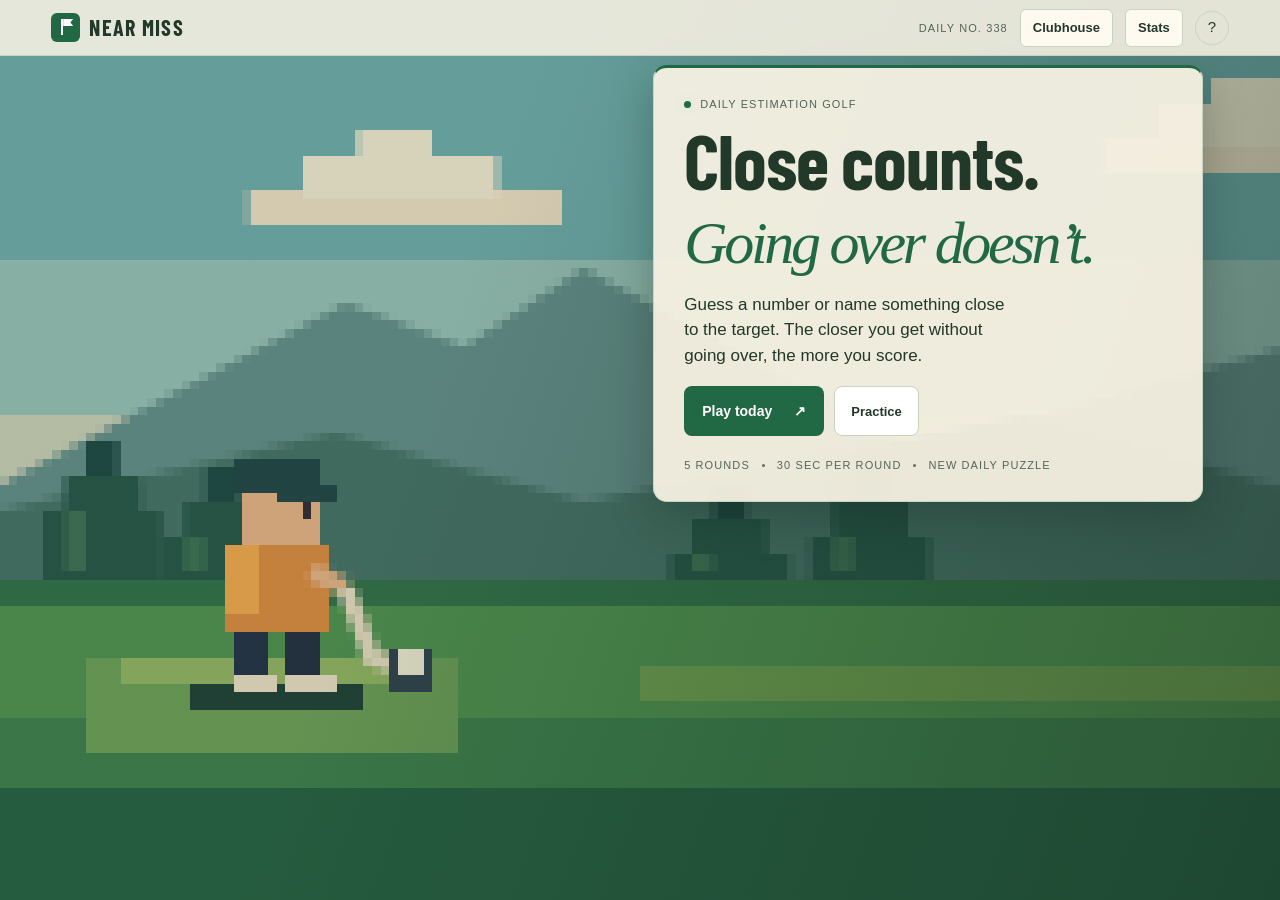
<file: index.html>
<!doctype html>
<html lang="en">
<head>
  <meta charset="utf-8">
  <meta name="viewport" content="width=device-width, initial-scale=1">
  <meta name="theme-color" content="#13231c">
  <meta name="description" content="A tiny daily game of nerve. Get close to the number without going over.">
  <title>NEAR MISS — a daily game of nerve</title>
  <link rel="stylesheet" href="/style.css?v=7">
  <link rel="stylesheet" href="/light.css?v=3">
  <script defer src="/questions.js"></script>
  <script defer src="/world-data.js"></script>
  <script defer src="/food-data.js"></script>
  <script defer src="/fact-pack.js"></script>
  <script defer src="/sports-data.js"></script>
  <script defer src="/rotation.js"></script>
  <script defer src="/trivia-bank.js"></script>
  <script defer src="/weekly-core.js?v=3"></script>
  <script defer src="/weekly-schedule.js"></script>
  <script defer src="/golf.js?v=3"></script>
  <script defer src="/standings.js?v=4"></script>
  <script defer src="/game.js?v=5"></script>
</head>
<body>
  <canvas id="golf-course" width="160" height="80" aria-hidden="true"></canvas>
  <div id="shot-controls" class="shot-controls hidden"><span id="shot-hole"></span><button id="skip-shot" type="button">Skip animation</button></div>
  <header class="topbar"><a class="brand" href="#" aria-label="Near Miss home"><span class="brand-mark" aria-hidden="true"></span><span>NEAR MISS</span></a><div class="top-actions"><a id="weekly-return" class="nav-button hidden" href="/tools/weekly-editor.html">Weekly Editor</a><span id="daily-label" class="daily-label">DAILY NO. 001</span><button class="nav-button" id="clubhouse-open">Clubhouse</button><button class="nav-button" id="stats-open" aria-label="Open stats">Stats</button><button class="icon-button" id="help-open" aria-label="How to play">?</button></div></header>
  <main class="shell">
    <section id="intro" class="intro"><div class="eyebrow"><span class="live-dot"></span> DAILY ESTIMATION GOLF</div><h1>Close counts.<br><em>Going over doesn’t.</em></h1><p class="intro-copy">Guess a number or name something close to the target. The closer you get without going over, the more you score.</p><div class="intro-actions"><button class="primary-button" id="start-btn">Play today <span>↗</span></button><button class="secondary-button" id="intro-practice">Practice</button></div><div class="howline"><span>5 ROUNDS</span><i></i><span>30 SEC PER ROUND</span><i></i><span>NEW DAILY PUZZLE</span></div></section>
    <section id="game" class="game hidden" aria-live="polite"><div class="round-row"><div id="round-progress" class="hole-progress" aria-hidden="true"><span></span><span></span><span></span><span></span><span></span></div><span id="round-count" class="round-count">01 <b>/ 05</b></span></div><div id="round-clock" class="round-clock hidden"><span>SHOT CLOCK</span><div class="clock-track" aria-hidden="true"><span></span></div><strong id="round-seconds" role="timer" aria-label="Seconds remaining">30s</strong></div><div class="prompt-block" id="question-card"><p id="question-prompt" class="question-prompt">Name a country...</p><p id="baseline-hint" class="baseline-hint"></p><div class="target-line"><span id="target-label">THE TARGET</span><strong id="target-value">50 million</strong></div></div><form id="entry-area" class="entry-area" novalidate><label for="answer-input">Your answer</label><div class="search-wrap"><input id="answer-input" autocomplete="off" spellcheck="false" placeholder="Type your answer…" aria-describedby="input-hint"><button type="button" id="clear-input" class="clear-btn" aria-label="Clear answer">×</button></div><p id="input-hint" class="input-hint" aria-live="polite">Type your answer, then lock it in.</p><button type="submit" id="submit-answer" class="primary-button next-button">Lock it in</button></form><div id="reveal" class="reveal hidden"><p id="result-label" class="shot-result" aria-live="polite"></p><div class="reveal-top"><div><span class="micro-label" id="result-pick-label">YOUR PICK</span><h2 id="result-name"></h2></div><div id="score-chip" class="score-chip">98</div></div><p id="answer-reveal" class="answer-reveal"><span id="answer-reveal-label">Correct answer</span><strong id="correct-answer"></strong></p><div class="shot-actions"><button id="next-btn" class="primary-button">Next round <span>↗</span></button><button id="replay-shot" class="secondary-button" type="button">Replay shot</button></div></div></section>
    <section id="results" class="results hidden" aria-label="Round results">
      <section class="scorecard" aria-labelledby="scorecard-label">
        <div class="scorecard-meta">
          <div class="eyebrow" id="scorecard-label"><span class="live-dot"></span> SCORECARD</div>
          <div id="unlock-notice" class="unlock-notice hidden" role="status"></div>
        </div>
        <div class="score-heading">
          <div class="total-score"><strong id="total-score">000</strong><span>/ 500</span></div>
          <h1 id="final-title">Sharp work.</h1>
        </div>
        <p class="results-sub" id="results-sub">Today's puzzle is in the books.</p>
        <div id="score-list" class="score-list"></div>
        <div class="result-metrics" id="result-metrics"></div>
        <div class="result-actions">
          <button class="primary-button" id="share-btn">Share your score <span>&nearr;</span></button>
          <button class="secondary-button" id="practice-btn">Practice mode</button>
          <button class="secondary-button hidden" id="daily-from-practice">Play today&#8217;s puzzle</button>
        </div>
        <div class="countdown"><span>NEXT PUZZLE IN</span><strong id="countdown">00:00:00</strong></div>
      </section>
      <section id="daily-standings" class="daily-standings hidden" aria-labelledby="standings-label">
        <div class="eyebrow" id="standings-label"><span class="live-dot"></span> DAILY AVERAGES</div>
        <div id="standings-content" aria-live="polite"></div>
      </section>
    </section>
    <section id="stats" class="stats hidden"><button id="stats-close" class="back-link">← Back</button><div class="eyebrow">YOUR LOCAL STATS</div><h1>The long game.</h1><div class="stats-grid" id="stats-grid"></div><h2 class="chart-title">Score history</h2><div class="chart" id="chart"></div><button type="button" class="secondary-button stats-clubhouse" id="stats-clubhouse">Open clubhouse</button><p class="privacy-note">Saved only in this browser. No account, no tracking.</p></section>
  </main>
  <dialog id="clubhouse-dialog" class="clubhouse-dialog" aria-labelledby="clubhouse-title">
    <button class="dialog-close" data-close aria-label="Close clubhouse">×</button>
    <h2 id="clubhouse-title">Clubhouse</h2>
    <div class="clubhouse-tabs" role="tablist" aria-label="Clubhouse collection">
      <button type="button" id="courses-tab" role="tab" aria-selected="true" aria-controls="courses-panel">Courses</button>
      <button type="button" id="balls-tab" role="tab" aria-selected="false" aria-controls="balls-panel" tabindex="-1">Golf balls</button>
    </div>
    <section id="courses-panel" role="tabpanel" aria-labelledby="courses-tab">
      <p id="clubhouse-progress"></p>
      <canvas id="course-preview" width="320" height="104" aria-hidden="true"></canvas>
      <div class="course-preview-details">
        <div><h3 id="preview-name"></h3><p id="preview-physics"></p></div>
        <button type="button" id="equip-course" class="secondary-button">Equip course</button>
      </div>
      <div class="course-grid" id="course-grid" aria-label="Preview a course"></div>
      <div class="course-pages">
        <button type="button" id="course-before" class="secondary-button" aria-label="Previous courses">←</button>
        <span id="course-page" aria-live="polite"></span>
        <button type="button" id="course-after" class="secondary-button" aria-label="Next courses">→</button>
      </div>
    </section>
    <section id="balls-panel" role="tabpanel" aria-labelledby="balls-tab" class="hidden">
      <div class="ball-grid" id="ball-grid"></div>
    </section>
  </dialog>
  <dialog id="help-dialog"><button class="dialog-close" data-close aria-label="Close">×</button><h2>How to play</h2><p>You have 30 seconds per question. Guess a number or name an item close to the target. If a guess isn’t recognized, try again.</p><p>Get closer for more points. An exact hit scores 100. Going over or running out of time scores zero.</p><p>Five new daily questions arrive at midnight UTC.</p><div class="help-actions"><button class="primary-button" data-close>Got it</button><button type="button" class="secondary-button" id="about-open">About the numbers</button><a class="hidden" id="editor-local-link" href="/tools/weekly-editor.html">Weekly Editor</a></div></dialog>
  <dialog id="about-dialog"><button class="dialog-close" data-close aria-label="Close">×</button><h2>About the numbers</h2><p>NearMiss uses published figures for strange records, animal facts, food, and other trivia. Estimates with a range specify which figure the game uses.</p><p>Your scores and progress stay in this browser.</p><button class="primary-button" data-close>Sounds good</button></dialog>
  <div id="toast" class="toast" role="status"></div>
</body>
</html>
</file>
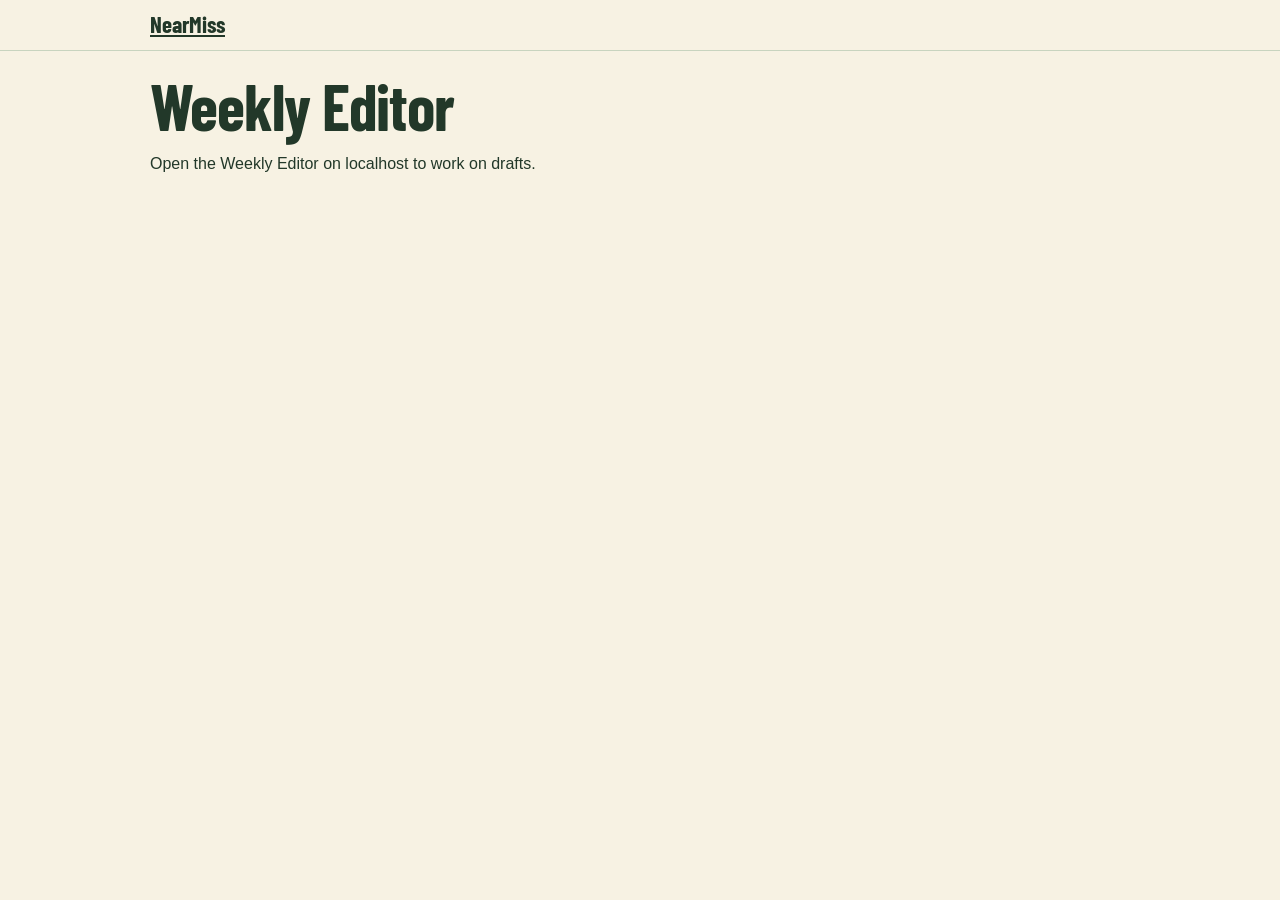
<file: tools/weekly-editor.html>
<!doctype html>
<html lang="en">
<head>
  <meta charset="utf-8">
  <meta name="viewport" content="width=device-width, initial-scale=1">
  <title>Weekly Editor · NearMiss</title>
  <link rel="stylesheet" href="/style.css">
  <link rel="stylesheet" href="/light.css">
  <link rel="stylesheet" href="/tools/weekly-editor.css">
  <script defer src="/questions.js"></script>
  <script defer src="/world-data.js"></script>
  <script defer src="/food-data.js"></script>
  <script defer src="/fact-pack.js"></script>
  <script defer src="/sports-data.js"></script>
  <script defer src="/rotation.js"></script>
  <script defer src="/trivia-bank.js"></script>
  <script defer src="/weekly-core.js?v=3"></script>
  <script defer src="/weekly-schedule.js"></script>
  <script defer src="/tools/weekly-candidates.js"></script>
  <script defer src="/tools/weekly-alternates.js"></script>
  <script defer src="/tools/weekly-editor.js?v=4"></script>
</head>
<body class="weekly-editor">
  <header class="editor-header"><a href="/">NearMiss</a></header>
  <main class="editor-shell">
    <h1>Weekly Editor</h1>
    <p id="editor-intro">Review five suggested questions per day, swap any that need replacing, and playtest before approval.</p>
    <p id="editor-unavailable" class="hidden">Open the Weekly Editor on localhost to work on drafts.</p>
    <div id="editor" class="hidden">
      <section class="editor-toolbar" aria-label="Manage week">
        <label>Week starting Monday <input id="week-monday" type="date"></label>
        <button type="button" id="open-week">Open week</button>
        <label class="editor-file">Import draft <input id="import-week" type="file" accept=".json,application/json"></label>
        <button type="button" id="export-draft">Export draft</button>
        <button type="button" id="export-reviewed">Export reviewed week</button>
      </section>
      <p class="editor-status" id="editor-status" role="status"></p>
      <p id="candidate-summary"></p>
      <nav id="editor-days" class="editor-days" aria-label="Days in the selected week"></nav>
      <section class="editor-day" aria-labelledby="editor-day-title">
        <div class="editor-day-header">
          <div><h2 id="editor-day-title"></h2><p id="editor-day-progress"></p></div>
          <button class="primary-button" type="button" id="playtest-day">Playtest day</button>
        </div>
        <div id="editor-holes" class="editor-holes"></div>
        <div class="editor-review">
          <label class="editor-review-note">Review notes <textarea id="review-note" rows="2" maxlength="600"></textarea></label>
          <label>Reviewer name <input id="reviewer-name" maxlength="80" autocomplete="off"></label>
          <button type="button" id="approve-day">Approve day</button>
          <button type="button" id="clear-approval">Reset approval</button>
        </div>
      </section>
    </div>
    <template id="editor-hole-template">
      <fieldset class="editor-hole">
        <legend></legend>
        <div class="candidate-review">
          <p class="candidate-question"></p>
          <p class="candidate-answer"></p>
          <p class="candidate-hint"></p>
          <button type="button" data-swap>Swap question</button>
        </div>
        <details class="candidate-details">
          <summary>Question details</summary>
        <div class="editor-fields">
          <label class="field-wide candidate-picker">Pick or replace this question
            <select data-candidate aria-label="Pick or replace this question"></select>
          </label>
          <label>Question type
            <select data-field="numeric"><option value="true">Number guess</option><option value="false">Name a match</option></select>
          </label>
          <label>Topic <input data-field="category" maxlength="40" placeholder="Animals"></label>
          <label>Unit <input data-field="unit" maxlength="45" placeholder="pounds"></label>
          <label>Exact answer or target <input type="number" inputmode="decimal" step="any" data-field="target"></label>
          <label class="field-wide">Question <textarea data-field="prompt" maxlength="220" rows="2"></textarea></label>
          <label class="field-wide">For scale clue <textarea data-field="hint" maxlength="165" rows="2"></textarea></label>
          <label>Source name <input data-field="source" maxlength="140"></label>
          <label>Source link <input type="url" data-field="url" placeholder="https://"><a class="source-preview hidden" target="_blank" rel="noopener noreferrer">Open source</a></label>
          <label class="field-wide answer-list hidden">Accepted names
            <textarea data-field="answers" rows="4" placeholder="Name | value | optional alias | another alias"></textarea>
            <small>One per line. Exactly one value should equal the target.</small>
          </label>
        </div>
        </details>
      </fieldset>
    </template>
  </main>
</body>
</html>
</file>
<file: style.css>
@font-face {
  font-family: "Barlow Condensed";
  src: url("/fonts/barlow-condensed-bold.woff2") format("woff2");
  font-style: normal;
  font-weight: 700;
  font-display: swap;
}

:root{color-scheme:dark;--bg:#13231c;--surface:#1c3026;--surface2:#243c31;--text:#f6f0db;--muted:#becbbd;--line:#415849;--green:#b8e498;--yellow:#ffd481;--red:#ff9c8c;--sans:Arial,Helvetica,sans-serif;--display:"Barlow Condensed","Arial Narrow",Arial,sans-serif}*{box-sizing:border-box}body{margin:0;background:var(--bg);color:var(--text);font:16px/1.5 var(--sans);min-height:100vh}button,input{font:inherit}button{cursor:pointer;color:inherit}.topbar{height:70px;padding:0 clamp(18px,4vw,52px);border-bottom:1px solid #262a26;display:flex;align-items:center;justify-content:space-between}.brand{display:flex;gap:11px;align-items:center;text-decoration:none;color:var(--text);font-weight:800;letter-spacing:.12em;font-size:13px}.brand-mark{display:grid;place-items:center;width:28px;height:28px;background:var(--green);border-radius:9px;color:#101410;font-size:17px;letter-spacing:-.08em}.top-actions{display:flex;align-items:center;gap:12px}.daily-label,.eyebrow,.micro-label,.category-tag,.difficulty,.round-count,.howline,.target-line>span,.countdown span,.stats-grid label{font:11px var(--sans);letter-spacing:.1em;color:var(--muted)}.icon-button{width:34px;height:34px;background:transparent;border:1px solid var(--line);border-radius:50%;font-size:15px}.shell{width:min(100% - 36px,550px);margin:0 auto;min-height:calc(100vh - 70px);display:flex;flex-direction:column}.intro,.game,.scorecard,.stats{width:100%;margin:auto 0;padding:65px 0 48px}.intro{min-height:570px;display:flex;flex-direction:column;justify-content:center;align-items:flex-start}.eyebrow{display:flex;align-items:center;gap:9px}.live-dot{width:7px;height:7px;border-radius:50%;background:var(--green);box-shadow:0 0 12px #8ee7a977}h1{font-size:clamp(42px,9vw,66px);line-height:1.08;letter-spacing:-.065em;margin:25px 0 16px;font-weight:700}h1 em,h2 em{font-family:"Times New Roman",Times,serif;font-weight:400;color:var(--green);letter-spacing:-.055em}.intro-copy{color:#b5bab2;max-width:350px;margin:0 0 30px;font-size:17px}.primary-button{border:0;background:var(--green);color:#101610;font-size:14px;font-weight:800;padding:14px 18px;border-radius:8px;display:inline-flex;align-items:center;justify-content:space-between;gap:22px;min-height:50px;transition:transform .14s,background .14s}.primary-button:hover{background:#a3f2b7;transform:translateY(-1px)}.primary-button:focus-visible,.secondary-button:focus-visible,.icon-button:focus-visible,input:focus-visible{outline:3px solid #fff;outline-offset:3px}.howline{display:flex;align-items:center;gap:12px;margin-top:42px}.howline i{width:3px;height:3px;border-radius:50%;background:#646b63}.hidden{display:none!important}.game{padding-top:42px;align-self:stretch}.round-row{display:flex;justify-content:flex-end;align-items:center}.category-tag{background:#273329;color:var(--green);padding:6px 8px;border-radius:4px}.difficulty{margin-left:9px;font-size:10px}.round-count{color:var(--text);font-size:14px}.round-count b{color:var(--muted);font-weight:400}.prompt-block{margin-bottom:32px}.question-prompt{font-size:clamp(25px,6vw,34px);font-weight:650;line-height:1.24;letter-spacing:-.045em;margin:0 0 24px}.target-line{display:flex;justify-content:space-between;padding:15px 0;border-top:1px solid var(--line);border-bottom:1px solid var(--line);align-items:center}.target-line strong{font:500 20px var(--sans);color:var(--yellow)}.entry-area label{font-weight:700;font-size:13px;display:block;margin-bottom:10px}.search-wrap{position:relative}.search-wrap input{width:100%;height:54px;padding:0 46px 0 15px;border:1px solid #454c45;background:var(--surface);border-radius:7px;color:var(--text);font-size:16px}.search-wrap input::placeholder{color:#727970}.clear-btn{position:absolute;right:12px;top:11px;font-size:23px;color:var(--muted);background:none;border:0}.input-hint{color:var(--muted);font-size:13px;margin:9px 0 0}.reveal{margin-top:4px;animation:rise .26s ease-out}.reveal-top{display:flex;justify-content:space-between;align-items:center}.micro-label{font-size:10px}.reveal h2{font-size:22px;margin:3px 0 0}.score-chip{width:62px;height:62px;border-radius:50%;display:grid;place-items:center;color:#101610;background:var(--green);font:500 23px var(--sans)}.score-chip.bust{background:var(--red)}.score-chip.close{background:var(--yellow)}.next-button{width:100%;margin-top:25px}.results h1{font-size:47px;margin-bottom:12px}.total-score{display:flex;align-items:baseline;gap:7px;margin:20px 0 2px}.total-score strong{font:500 60px/.95 var(--sans);letter-spacing:-.09em;color:var(--green)}.total-score span{font:14px var(--sans);color:var(--muted)}.results-sub{color:var(--muted);font-size:14px;margin:10px 0 25px}.score-list{border-top:1px solid var(--line)}.score-row{display:grid;grid-template-columns:38px 1fr auto 66px;align-items:center;gap:12px;padding:12px 0;border-bottom:1px solid var(--line)}.score-index{font:12px var(--sans);color:var(--muted)}.score-name{font-size:14px;font-weight:700}.score-category{font:9px var(--sans);color:var(--muted);letter-spacing:.06em}.score-points{font:500 15px var(--sans);text-align:right}.score-symbol{color:var(--green);font-size:14px}.score-symbol.bust{color:var(--red)}.result-metrics{display:flex;gap:0;margin:19px 0 22px}.metric{flex:1;border-right:1px solid var(--line);padding-right:10px;margin-right:10px}.metric:last-child{border:0}.metric span{display:block;font:9px var(--sans);letter-spacing:.05em;color:var(--muted)}.metric b{font:500 17px var(--sans)}.result-actions{display:grid;gap:9px}.result-actions .primary-button{width:100%}.secondary-button{background:transparent;border:1px solid var(--line);border-radius:8px;min-height:48px;font-size:13px;font-weight:700}.countdown{display:flex;justify-content:space-between;margin-top:24px;padding-top:16px;border-top:1px solid var(--line);align-items:center}.countdown strong{font:13px var(--sans)}.stats h1{font-size:48px}.back-link{border:0;background:none;color:var(--muted);padding:0;margin-bottom:32px}.stats-grid{display:grid;grid-template-columns:repeat(3,1fr);gap:1px;background:var(--line);border:1px solid var(--line);margin:26px 0}.stat-cell{background:var(--bg);padding:16px 12px}.stats-grid label{display:block;font-size:9px}.stats-grid strong{font:500 24px var(--sans)}.chart-title{font-size:15px;margin:28px 0 12px}.chart{height:120px;display:flex;align-items:flex-end;gap:8px;padding:0 3px;border-bottom:1px solid var(--line)}.chart-col{flex:1;display:flex;flex-direction:column;align-items:center;gap:6px;height:100%;justify-content:flex-end}.chart-bar{width:min(100%,32px);min-height:3px;background:var(--green);border-radius:3px 3px 0 0}.chart-col span{font:9px var(--sans);color:var(--muted)}.privacy-note{font-size:12px;color:var(--muted);margin-top:18px}.toast{position:fixed;left:50%;bottom:30px;transform:translate(-50%,20px);opacity:0;pointer-events:none;padding:11px 16px;border:1px solid var(--line);background:#242824;color:var(--text);border-radius:7px;font-size:13px;transition:.2s}.toast.show{opacity:1;transform:translate(-50%,0)}dialog{width:min(calc(100% - 34px),450px);border:1px solid #414941;border-radius:12px;background:#1b1f1b;color:var(--text);padding:30px;box-shadow:0 25px 100px #000b}dialog::backdrop{background:#000a;backdrop-filter:blur(3px)}dialog h2{font-size:31px;line-height:1.12;letter-spacing:-.05em;margin:22px 0}dialog p{color:#c0c5bd;font-size:14px;line-height:1.7}.dialog-close{position:absolute;top:12px;right:14px;border:0;background:none;color:var(--muted);font-size:24px}@keyframes rise{from{opacity:0;transform:translateY(8px)}to{opacity:1;transform:translateY(0)}}@media(max-width:480px){.daily-label{font-size:9px}.topbar{height:60px;padding:0 17px}.shell{min-height:calc(100vh - 60px)}.intro,.game,.scorecard,.stats{padding-top:44px}.intro{min-height:520px}.score-row{grid-template-columns:27px 1fr auto 25px;gap:8px}.score-category{font-size:8px}.score-name{font-size:13px}.stats-grid strong{font-size:21px}}@media(prefers-reduced-motion:reduce){*,*::before,*::after{scroll-behavior:auto!important;animation-duration:.01ms!important;transition-duration:.01ms!important}}


@media (prefers-reduced-motion: no-preference) {
  .results:not(.hidden) .score-row {
    animation: score-arrive 320ms var(--row-delay, 0ms) ease-out both;
  }

  .score-row:nth-child(2) { --row-delay: 45ms; }
  .score-row:nth-child(3) { --row-delay: 90ms; }
  .score-row:nth-child(4) { --row-delay: 135ms; }
  .score-row:nth-child(5) { --row-delay: 180ms; }
}

@media (prefers-reduced-motion: reduce) {
  #round-progress { transition: none; }
}

@keyframes score-arrive {
  from { opacity: 0; transform: translateY(7px); }
  to { opacity: 1; transform: translateY(0); }
}

body {
  isolation: isolate;
}

#golf-course {
  position: fixed;
  z-index: -2;
  inset: 0;
  width: 100%;
  height: 100%;
  pointer-events: none;
  image-rendering: pixelated;
}

body::before {
  content: "";
  position: fixed;
  z-index: -1;
  inset: 0;
  pointer-events: none;
  background: linear-gradient(110deg, #1022192b 35%, #10221975 100%);
}

.topbar {
  background: color-mix(in srgb, var(--bg) 88%, transparent);
}

.topbar { position: relative; }

.shell { width: min(100% - 32px, 550px); }

.intro, .game, .scorecard, .daily-standings, .stats {
  align-self: start;
  margin-top: clamp(16px, 4vh, 40px);
  margin-bottom: auto;
  padding: clamp(18px, 4vw, 30px);
  border: 1px solid var(--line);
  border-radius: 14px;
  background: color-mix(in srgb, var(--bg) 94%, transparent);
}

.intro { min-height: 0; }
.intro-copy { color: var(--text); }

@media (min-width: 900px) {
  .shell { margin-right: clamp(30px, 6vw, 120px); margin-left: auto; }
}

@media (max-width: 600px) {
  .game { padding: 15px; }
  .game .question-prompt { font-size: clamp(19px, 5vw, 27px); margin-bottom: 12px; }
  .game .target-line { padding-block: 8px; }
  .game .next-button { margin-top: 13px; }
  .shell { padding-bottom: 12vh; }
}

.round-clock {
  display: grid;
  grid-template-columns: auto 1fr 3ch;
  align-items: center;
  gap: 12px;
  margin: -23px 0 20px;
  color: var(--muted);
  font: 11px var(--sans);
  letter-spacing: .08em;
  font-variant-numeric: tabular-nums;
}

.round-clock strong {
  color: var(--text);
  text-align: right;
  font-size: 14px;
}

.clock-track {
  height: 4px;
  background: var(--surface2);
  border-radius: 4px;
}

.clock-track span {
  display: block;
  height: 100%;
  border-radius: inherit;
  background: var(--green);
  transform: scaleX(var(--time-remaining, 1));
  transform-origin: left;
}

.round-clock.urgent strong { color: var(--red); }
.round-clock.urgent .clock-track span { background: var(--red); }

.game .prompt-block { margin-bottom: 16px; }
.reveal-top { margin-bottom: 16px; }
.reveal[data-outcome="bust"] #result-label,
.reveal[data-outcome="timeout"] #result-label { color: var(--red); }
.reveal[data-outcome="exact"] #result-label { color: var(--green); }

.shot-result { margin: 0 0 12px; font: 500 clamp(18px, 5vw, 24px) var(--sans); }

.shot-actions { display: flex; gap: 10px; margin-top: 20px; }
.shot-actions .primary-button { flex: 1; }
.shot-actions .secondary-button { padding: 0 14px; }

.shot-controls {
  position: fixed;
  z-index: 3;
  inset: auto 16px max(16px, env(safe-area-inset-bottom)) auto;
  display: flex;
  gap: 10px;
  align-items: center;
  padding: 6px 6px 6px 14px;
  border: 1px solid #fff4;
  border-radius: 9px;
  color: #f5f6ec;
  background: #18221ee8;
  font: 12px var(--sans);
}

.shot-controls button {
  min-height: 42px;
  padding-inline: 10px;
  border: 1px solid #fff4;
  border-radius: 6px;
  background: transparent;
  font: inherit;
}

.watching-shot .topbar,
.watching-shot .shell,
.watching-shot::before { visibility: hidden; }

.intro-actions { display: flex; flex-wrap: wrap; gap: 10px; }
.intro-actions .secondary-button { padding-inline: 16px; }
.intro-copy { max-width: 34ch; margin-bottom: 18px; }
.intro .howline { margin-top: 23px; flex-wrap: wrap; }

.reveal h2 { overflow-wrap: anywhere; }


h1, .results h1, .stats h1, dialog h2, .round-count,
.total-score strong, .score-chip, .collection-name, .shot-result,
.clubhouse-dialog h3, .brand {
  font-family: var(--display);
  font-weight: 700;
}

h1, .results h1, .stats h1 {
  margin-top: 14px;
  letter-spacing: -.015em;
  line-height: .96;
}

h1 { font-size: clamp(48px, 8vw, 76px); }
h1 em, h2 em { font-family: "Times New Roman", Times, serif; }
h1 em { font-size: .79em; line-height: 1.08; }
.total-score strong { font-size: 72px; letter-spacing: -.025em; }
.shot-result { font-size: 30px; }
.round-count { font-size: 20px; letter-spacing: .04em; }
.score-chip { font-size: 29px; }
.question-prompt { letter-spacing: -.028em; }

.topbar { border-bottom-color: var(--line); }
.brand { gap: 9px; font-size: 22px; letter-spacing: .06em; white-space: nowrap; }
.brand-mark {
  position: relative;
  width: 29px;
  height: 29px;
  border-radius: 6px;
  background: var(--green);
  color: var(--bg);
}
.brand-mark::before {
  content: "";
  position: absolute;
  top: 6px;
  left: 10px;
  width: 2px;
  height: 16px;
  background: currentColor;
}
.brand-mark::after {
  content: "";
  position: absolute;
  top: 6px;
  left: 12px;
  width: 10px;
  height: 7px;
  background: currentColor;
  clip-path: polygon(0 0, 100% 0, 72% 50%, 100% 100%, 0 100%);
}
.nav-button {
  min-height: 38px;
  padding: 0 12px;
  border: 1px solid var(--line);
  border-radius: 6px;
  background: var(--surface);
  font-size: 13px;
  font-weight: 700;
}
.nav-button:hover { background: var(--surface2); }

.intro, .game, .scorecard, .daily-standings, .stats {
  box-shadow: 0 14px 44px #10221846;
  border-top: 3px solid var(--green);
}
.category-tag { background: var(--surface2); }
.primary-button { color: #1b2d20; }
.primary-button:hover { background: #d1edb5; }
.primary-button:focus-visible, .secondary-button:focus-visible,
.icon-button:focus-visible, .nav-button:focus-visible,
.collection-card:focus-visible, input:focus-visible {
  outline: 2px solid var(--green);
  outline-offset: 3px;
}
.stats-clubhouse { margin-top: 24px; padding: 0 15px; }
.unlock-notice {
  margin: 17px 0;
  padding: 10px 13px;
  border: 1px solid var(--line);
  border-left: 4px solid var(--yellow);
  border-radius: 7px;
  color: var(--yellow);
  background: var(--surface);
  font-weight: 700;
}

.clubhouse-dialog {
  width: min(calc(100% - 30px), 600px);
  max-height: min(90vh, 740px);
  padding: clamp(16px, 4vw, 28px);
  background: var(--bg);
  border-color: var(--line);
}
.clubhouse-dialog h2 { margin: 0 0 9px; font-size: 47px; letter-spacing: -.015em; }
.clubhouse-dialog h3 { margin: 21px 0 8px; font-size: 22px; }
#clubhouse-progress { margin: 0; color: var(--muted); font-size: 14px; }
.course-grid, .ball-grid { display: grid; gap: 10px; }
.course-grid { grid-template-columns: repeat(2, minmax(0, 1fr)); }
.ball-grid { grid-template-columns: repeat(3, minmax(0, 1fr)); }
.collection-card {
  display: grid;
  grid-template-columns: minmax(0, 1fr) auto;
  align-content: start;
  align-items: baseline;
  gap: 3px 8px;
  min-width: 0;
  padding: 8px 9px;
  border: 1px solid var(--line);
  border-radius: 8px;
  background: var(--surface);
  color: var(--text);
  text-align: left;
}
.collection-card:hover:not(:disabled) { background: var(--surface2); }
.collection-card[aria-pressed="true"] { border-color: var(--green); }
.collection-card:disabled { cursor: default; }
.collection-card:disabled .collection-preview { filter: saturate(.68); }
.collection-name { font-size: clamp(17px, 3vw, 24px); line-height: 1.02; }
.collection-status {
  align-self: center;
  justify-self: start;
  color: var(--muted);
  font-size: 10px;
  font-weight: 700;
  white-space: nowrap;
}
.collection-card[aria-pressed="true"] .collection-status { color: var(--green); }
.collection-card small { grid-column: 1 / -1; color: var(--muted); font-size: 11px; line-height: 1.25; }
.collection-preview { grid-column: 1 / -1; display: block; position: relative; margin-bottom: 5px; }
.course-card {
  --course-sky: #a1ccc0;
  --course-ridge: #4b796c;
  --course-grass: #559a54;
}
.course-card[data-choice="desert"] { --course-sky: #efb382; --course-ridge: #955445; --course-grass: #a69950; }
.course-card[data-choice="alpine"] { --course-sky: #a7b9d0; --course-ridge: #657d9a; --course-grass: #b6cdd1; }
.course-card[data-choice="moon"] { --course-sky: #393b64; --course-ridge: #66648f; --course-grass: #667266; }
.course-card .collection-preview {
  height: 44px;
  overflow: hidden;
  border-radius: 4px;
  background: linear-gradient(var(--course-sky) 0 72%, var(--course-grass) 72%);
}
.course-card .collection-preview::before {
  position: absolute;
  content: "";
  inset: 18% 0 28%;
  background: var(--course-ridge);
  clip-path: polygon(0 95%, 18% 22%, 35% 70%, 50% 0, 75% 80%, 91% 26%, 100% 70%, 100% 100%, 0 100%);
}
.course-card .collection-preview::after {
  position: absolute;
  content: "";
  width: 12px;
  height: 18px;
  right: 17%;
  bottom: 13%;
  border-left: 2px solid #fff5d7;
  background: linear-gradient(#f28b65 0 45%, transparent 45%);
}
.ball-card .collection-preview {
  width: 18px;
  height: 18px;
  border: 3px solid #283b30;
  background: var(--ball-swatch);
  box-shadow: inset -3px -3px 0 #0003;
}
.ball-card { grid-template-columns: minmax(0, 1fr); }
.ball-card .collection-name { font-size: clamp(16px, 3vw, 20px); }

@media (max-width: 550px) {
  .top-actions { gap: 5px; }
  .topbar { column-gap: 6px; padding-inline: 12px; }
  .brand { font-size: 17px; gap: 6px; }
  .brand-mark { width: 25px; height: 25px; }
  .brand-mark::before, .brand-mark::after { top: 4px; }
  .brand-mark::before { left: 8px; }
  .brand-mark::after { left: 10px; }
  .nav-button { min-height: 34px; padding-inline: 6px; font-size: 11px; }
  .topbar .daily-label { display: none; }
  .collection-card { grid-template-columns: minmax(0, 1fr); }
  .course-card .collection-preview { height: 37px; }
}

/* Fit the active card to the viewport when space allows. */
body { --header-height: 56px; }
.topbar { height: var(--header-height); }
.shell {
  min-height: calc(100dvh - var(--header-height));
  display: grid;
  align-items: start;
  gap: 8px;
  padding: 9px 0 16px;
}
.intro, .game, .scorecard, .daily-standings, .stats { margin: 0; }


.score-heading {
  display: flex;
  flex-wrap: wrap;
  gap: 3px 20px;
  align-items: baseline;
  margin-top: 4px;
}
.results .score-heading h1 {
  margin: 0;
  font-size: clamp(22px, 5vw, 38px);
  text-transform: none;
}
.results .total-score { margin: 0; }
.results .total-score strong { font-size: clamp(46px, 10vw, 64px); }
.results-sub { margin: 6px 0 12px; }
.score-row {
  grid-template-columns: 25px minmax(0, 1fr) 34px 16px;
  gap: 8px;
  padding: 6px 0;
}
.score-name { white-space: nowrap; overflow: hidden; text-overflow: ellipsis; }
.score-symbol { text-align: right; }
.result-metrics { margin: 12px 0; }
.result-actions { display: grid; grid-template-columns: 1fr 1fr; gap: 7px; }
.result-actions .primary-button, .result-actions .secondary-button {
  min-height: 42px;
  padding: 7px 10px;
}
.countdown { margin-top: 11px; padding-top: 10px; }
.unlock-notice { margin: 8px 0; }
.chart { height: clamp(48px, 13vh, 100px); }

@media (max-height: 740px) {
  .intro, .game, .scorecard, .daily-standings, .stats { padding: 13px 16px; }
  .intro h1 { margin-bottom: 8px; }
  .intro .howline { margin-top: 12px; }
  .intro-copy { margin-bottom: 10px; }
  .round-clock { margin: 0 0 11px; }
  .game .prompt-block { margin-bottom: 10px; }
  .game .question-prompt { font-size: clamp(18px, 4.5vw, 27px); margin-bottom: 11px; }
  .game .target-line { padding-block: 8px; }
  .game .next-button { margin-top: 11px; min-height: 41px; }
  .search-wrap input { height: 46px; }
  .clear-btn { top: 6px; }
  .reveal-top, .shot-result { margin-bottom: 8px; }
  .shot-actions { margin-top: 10px; }
  .shot-actions .primary-button, .shot-actions .secondary-button { min-height: 42px; padding-block: 6px; }
    .stats-grid { margin: 13px 0; }
  .stat-cell { padding: 7px 8px; }
  .chart-title { margin: 13px 0 8px; }
  .stats-clubhouse { margin-top: 12px; min-height: 40px; }
  .clubhouse-dialog h2, dialog h2 { font-size: 34px; }
  .clubhouse-dialog h3 { margin: 11px 0 6px; }
  .course-grid, .ball-grid { gap: 6px; }
  .course-card .collection-preview { height: 30px; }
}

@media (max-height: 600px) {
  body { --header-height: 47px; }
  .shell { padding-top: 5px; gap: 5px; }
  .scorecard, .daily-standings { padding: 9px 12px; }
  .results-sub { margin: 4px 0 8px; font-size: 12px; }
  .score-row { padding-block: 4px; }
  .result-metrics { margin: 8px 0; }
  .result-actions .primary-button, .result-actions .secondary-button { min-height: 36px; }
  .countdown { margin-top: 6px; padding-top: 6px; }
  .stats h1 { margin-bottom: 9px; }
  .stats .back-link { margin-bottom: 9px; }
  .clubhouse-dialog { padding: 11px; }
}

.results { display: grid; gap: 14px; align-items: start; }

@media (min-width: 760px) {
  .shell:has(.results:not(.hidden) .daily-standings:not(.hidden)) {
    width: min(100% - 40px, 1000px);
    margin-inline: auto;
  }
  .results:has(.daily-standings:not(.hidden)) {
    grid-template-columns: minmax(0, 1.15fr) minmax(0, 1fr);
  }
}

@media (min-width: 1200px) {
  .shell:has(.results:not(.hidden) .daily-standings:not(.hidden)) {
    width: min(74vw, 1000px);
    margin-inline: auto clamp(30px, 6vw, 120px);
  }
}

@media (max-width: 480px) {
  .intro h1 { font-size: clamp(33px, 10vw, 43px); line-height: 1; }
  .intro-copy { font-size: 15px; line-height: 1.35; }
  .intro-actions { width: 100%; flex-wrap: nowrap; }
  .intro-actions .primary-button, .intro-actions .secondary-button {
    min-height: 40px;
    padding: 7px 10px;
    gap: 8px;
  .intro .howline { font-size: 10px; gap: 6px; }
  }
}

@media (max-height: 620px) {
  #help-dialog, #about-dialog { padding: 14px 17px; }
  #help-dialog h2, #about-dialog h2 { margin: 5px 30px 10px 0; line-height: 1; }
  #help-dialog p, #about-dialog p { margin: 8px 0; font-size: 13px; line-height: 1.35; }
  #help-dialog .primary-button, #about-dialog .primary-button { min-height: 37px; margin-top: 5px; }
}

@media (max-height: 620px) {
  .clubhouse-dialog { padding: 10px; }
  .clubhouse-dialog h2 { margin-bottom: 5px; }
  .clubhouse-dialog h3 { font-size: 19px; margin: 8px 0 4px; }
  #clubhouse-progress { font-size: 12px; line-height: 1.25; }
  .collection-card { padding: 5px 6px; row-gap: 2px; }
  .course-card .collection-preview { height: 22px; margin-bottom: 2px; }
  .ball-card .collection-preview { margin-bottom: 2px; }
  .collection-name { font-size: 16px; }
  .collection-card small { font-size: 10px; }
}

@media (max-height: 620px) {
  .stats h1 { font-size: 34px; margin: 5px 0 9px; }
  .stats .back-link { margin: 0 0 5px; }
  .stats-grid { grid-template-columns: repeat(3, minmax(0, 1fr)); margin: 8px 0; }
  .stat-cell { padding: 5px; }
  .stat-cell label { font-size: 8px; letter-spacing: .03em; }
  .stat-cell strong { font-size: 21px; }
  .chart { height: 47px; gap: 4px; }
  .chart-title { margin: 8px 0 5px; font-size: 15px; }
  .chart-col { min-width: 0; }
  .chart-col span { font-size: 8px; }
  .stats-clubhouse { margin-top: 8px; min-height: 34px; }
  .privacy-note { margin: 7px 0 0; font-size: 11px; }
}

@media (max-height: 520px) {
  .intro h1 { font-size: 43px; line-height: 1; }
  .intro-copy { font-size: 15px; line-height: 1.35; }
  .intro-actions .primary-button, .intro-actions .secondary-button { min-height: 39px; }
  .intro .howline { margin-top: 8px; }
}

@media (max-height: 560px) {
  .game { padding-block: 9px; }
  .game .question-prompt { font-size: 21px; margin-bottom: 7px; }
  .game .target-line { padding-block: 5px; }
  .game .entry-area label { margin-bottom: 5px; }
  .game .input-hint { margin-top: 5px; }
  .game .next-button { margin-top: 7px; }
}

.clubhouse-tabs {
  display: flex;
  gap: 6px;
  margin: 5px 0 9px;
  border-bottom: 1px solid var(--line);
}
.clubhouse-tabs button {
  min-height: 36px;
  padding: 0 12px;
  border: 0;
  border-bottom: 2px solid transparent;
  background: transparent;
  font: 700 13px var(--sans);
}
.clubhouse-tabs button[aria-selected="true"] {
  border-bottom-color: var(--green);
  color: var(--green);
}
#course-preview {
  display: block;
  width: 100%;
  height: clamp(72px, 16vh, 145px);
  margin-top: 8px;
  border: 1px solid var(--line);
  border-radius: 6px;
  background: var(--surface);
  image-rendering: pixelated;
}
.course-preview-details {
  display: flex;
  align-items: center;
  justify-content: space-between;
  gap: 8px;
  margin: 7px 0;
}
.course-preview-details h3 { margin: 0; }
.course-preview-details p { margin: 2px 0 0; color: var(--muted); font-size: 12px; line-height: 1.25; }
#equip-course {
  flex: none;
  min-height: 37px;
  padding: 0 9px;
  font-size: 11px;
}
#equip-course:disabled, .course-pages button:disabled { opacity: .65; cursor: default; }
.course-grid { grid-template-columns: repeat(3, minmax(0, 1fr)); }
.course-card { grid-template-columns: minmax(0, 1fr); }
.course-card[data-equipped="true"] .collection-status { color: var(--green); }
.course-card[aria-pressed="true"] { background: var(--surface2); }
.course-pages { display: flex; justify-content: center; align-items: center; gap: 11px; margin-top: 6px; }
.course-pages button { min-height: 34px; min-width: 36px; }
#course-page { color: var(--muted); font-size: 11px; }
.course-card[data-choice="coast"] { --course-sky: #b8dddd; --course-ridge: #478394; --course-grass: #68a46b; }
.course-card[data-choice="autumn"] { --course-sky: #e9ad6b; --course-ridge: #987166; --course-grass: #9ba14c; }
.course-card[data-choice="marsh"] { --course-sky: #a1b1a1; --course-ridge: #618d78; --course-grass: #5e8f5f; }
.course-card[data-choice="volcano"] { --course-sky: #a54c45; --course-ridge: #513841; --course-grass: #d16b4e; }
.course-card[data-choice="aurora"] { --course-sky: #23445d; --course-ridge: #447b79; --course-grass: #adc8c9; }

@media (max-height: 620px) {
  .clubhouse-tabs { margin-block: 3px 6px; }
  .clubhouse-tabs button { min-height: 30px; }
  .course-preview-details h3 { margin: 0; }
  .course-preview-details p { font-size: 11px; }
  #course-preview { height: clamp(60px, 13vh, 80px); }
  .course-pages button { min-height: 30px; }
}

.scorecard-meta { display: flex; gap: 5px 11px; align-items: baseline; flex-wrap: wrap; }
.scorecard-meta .unlock-notice {
  margin: 0;
  padding: 0;
  border: 0;
  background: transparent;
  font-size: 12px;
  line-height: 1.3;
}

@media (max-height: 620px) {
  .results .score-heading { margin-top: 2px; }
  .results .total-score strong { font-size: 45px; }
  .results .score-name { font-size: 13px; }
  .results .score-category { font-size: 8px; line-height: 1.15; }
  .results .score-row { padding-block: 3px; }
  .results .result-metrics { margin: 6px 0; }
  .results .countdown { margin-top: 5px; padding-top: 4px; }
}

.answer-reveal {
  display: flex;
  align-items: baseline;
  justify-content: space-between;
  flex-wrap: wrap;
  gap: 2px 10px;
  margin: 0;
  padding: 6px 0;
  border-top: 1px solid var(--line);
  border-bottom: 1px solid var(--line);
}
.answer-reveal span { color: var(--muted); font-size: 12px; }
.answer-reveal strong { font-size: 15px; overflow-wrap: anywhere; }

.baseline-hint {
  margin: -3px 0 9px;
  padding-left: 9px;
  border-left: 2px solid var(--green);
  color: var(--muted);
  font-size: 13px;
  line-height: 1.35;
}

@media (max-width: 420px) and (max-height: 650px), (max-height: 560px) {
  .game .entry-area {
    display: grid;
    grid-template-columns: minmax(0, 1fr) auto;
    gap: 5px 7px;
    align-items: center;
  }
  .game .entry-area label { grid-column: 1 / -1; margin: 0; }
  .game .entry-area .input-hint { grid-column: 1 / -1; grid-row: 3; margin: 0; }
  .game .entry-area .next-button {
    grid-column: 2;
    grid-row: 2;
    margin: 0;
    min-height: 46px;
    padding: 5px 8px;
    white-space: nowrap;
  }
}

@media (min-width: 421px) and (min-height: 741px) and (max-height: 800px) {
  .game { padding-block: 20px; }
}

.weekly-playtest #share-btn,
.weekly-playtest #practice-btn,
.weekly-playtest .countdown,
.weekly-playtest #stats-open,
.weekly-playtest #clubhouse-open { display: none; }
#weekly-return { display: inline-flex; align-items: center; color: var(--text); text-decoration: none; }

#editor-local-link { color: var(--muted); text-underline-offset: 3px; }

.daily-standings { color: var(--muted); font-size: 13px; }
.daily-standings h2 {
  margin: 4px 0 0;
  color: var(--text);
  font: 700 clamp(36px, 7vw, 54px)/1 var(--display);
}
.standings-heading { display: flex; flex-wrap: wrap; align-items: baseline; gap: 4px 14px; }
.standings-average { color: var(--green); font-variant-numeric: tabular-nums; }
.standings-summary { margin: 6px 0 9px; }
.standings-summary strong { color: var(--text); }
.standings-message { margin: 12px 0; }
.daily-standings a { color: var(--green); }
.daily-standings .secondary-button { padding-inline: 12px; min-height: 36px; }
.standings-plot {
  display: grid;
  grid-template-columns: repeat(var(--band-count), minmax(0, 1fr));
  gap: clamp(3px, 1.1vw, 7px);
  height: clamp(125px, 31vw, 175px);
  padding-top: 46px;
  border-bottom: 1px solid var(--line);
}
.standings-column { position: relative; }
.standings-bar {
  position: absolute;
  inset: auto 0 0;
  height: var(--bar-height);
  min-height: 2px;
  border-radius: 5px 5px 2px 2px;
  background: color-mix(in srgb, var(--muted) 58%, var(--surface));
}
.your-band .standings-bar { background: var(--green); }
.standings-marker {
  position: absolute;
  bottom: max(2px, var(--bar-height));
  left: 50%;
  display: grid;
  justify-items: center;
  transform: translateX(-50%);
  color: var(--green);
  font-weight: 700;
  line-height: 1;
}
.standings-marker canvas { width: 30px; height: 36px; image-rendering: pixelated; }
.standings-axis {
  display: flex;
  justify-content: space-between;
  margin-top: 5px;
  font-variant-numeric: tabular-nums;
}
.standings-caption { margin: 7px 0 0; }
.help-actions { display: flex; flex-wrap: wrap; align-items: center; gap: 8px; }
.help-actions .secondary-button { padding-inline: 12px; }

.game .round-row {
  justify-content: space-between;
  gap: 16px;
  margin-bottom: clamp(12px, 3vw, 22px);
}
.hole-progress { display: flex; gap: 5px; }
.hole-progress span {
  width: clamp(15px, 4vw, 25px);
  height: 5px;
  border-radius: 5px;
  background: var(--line);
}
.hole-progress .complete {
  background: color-mix(in srgb, var(--green) 55%, var(--line));
}
.hole-progress .current { background: var(--green); }
</file>
<file: light.css>
@media (prefers-color-scheme: light){:root{color-scheme:light;--bg:#f7f2e3;--surface:#fffaf0;--surface2:#e9eedf;--text:#223829;--muted:#536557;--line:#c8d4bf;--green:#216844;--yellow:#8a5508;--red:#a53633}body{background:var(--bg)}.topbar{border-color:var(--line)}.brand-mark,.primary-button{color:#fff}.brand-mark,.primary-button{background:#216844}.primary-button:hover{background:#164e32}.category-tag{background:#e3f0e6}.search-wrap input{border-color:#c6cec4}.secondary-button{background:#fff;border-color:var(--line)}.score-chip{color:#fff}.score-chip.close{color:#1b160d}.score-chip.bust{color:#fff}.countdown strong{color:var(--text)}dialog{background:#fff;border-color:#cbd2ca;color:var(--text)}dialog p{color:#4d554d}.toast{background:#fff;color:var(--text);border-color:var(--line)}}
</file>
<file: tools/weekly-editor.css>
.weekly-editor::before { display: none; }
.editor-shell {
  width: min(100% - 28px, 980px);
  margin: 24px auto 60px;
}
.editor-header { padding: 10px max(14px, calc((100vw - 980px) / 2)); border-bottom: 1px solid var(--line); }
.editor-header a { color: var(--text); font: 700 23px var(--display); }
.editor-shell h1 { font-size: clamp(40px, 8vw, 64px); margin-bottom: 8px; }
.editor-shell h2 { margin: 0; font: 700 32px var(--display); }
.editor-toolbar, .editor-review, .editor-day-header {
  display: flex;
  flex-wrap: wrap;
  align-items: end;
  gap: 10px;
}
.editor-toolbar { padding: 12px; border: 1px solid var(--line); border-radius: 10px; background: var(--surface); }
.editor-shell label { display: grid; gap: 4px; min-width: 0; font-size: 13px; font-weight: 700; }
.editor-shell textarea, .editor-shell input, .editor-shell select {
  width: 100%;
  min-width: 0;
  padding: 7px 9px;
  border: 1px solid var(--line);
  border-radius: 6px;
  background: var(--bg);
  color: var(--text);
  font: 16px/1.35 var(--sans);
}
.editor-shell textarea { resize: vertical; }
.editor-file { max-width: 210px; }
.editor-file input { font-size: 13px; }
.editor-shell button:not(.primary-button) {
  min-height: 36px;
  padding: 6px 10px;
  border: 1px solid var(--line);
  border-radius: 6px;
  background: var(--surface2);
  font-size: 13px;
}
.editor-shell button:focus-visible, .editor-shell :is(input, select, textarea):focus-visible {
  outline: 2px solid var(--green);
  outline-offset: 2px;
}
.editor-shell button:disabled { opacity: .6; cursor: default; }
.editor-status { min-height: 22px; max-height: 180px; overflow: auto; white-space: pre-wrap; color: var(--muted); }
.editor-status[data-error="true"] { color: var(--red); }
.editor-days { display: grid; grid-template-columns: repeat(7, minmax(0, 1fr)); gap: 5px; }
.editor-days button { display: grid; text-align: left; }
.editor-days button[aria-current="date"] { border-color: var(--green); }
.editor-days small, #editor-day-progress { color: var(--muted); }
.editor-day-header { justify-content: space-between; align-items: center; margin: 20px 0 12px; }
#editor-day-progress { margin: 3px 0 0; }
.editor-holes { display: grid; gap: 13px; }
.editor-hole { margin: 0; padding: 12px; border: 1px solid var(--line); border-radius: 8px; background: var(--surface); }
.editor-hole legend { padding-inline: 6px; font: 700 22px var(--display); }
.editor-fields { display: grid; grid-template-columns: repeat(2, minmax(0, 1fr)); gap: 9px; }
.editor-fields .field-wide { grid-column: 1 / -1; }
.editor-fields small { color: var(--muted); font-weight: 400; }
.editor-review { margin-top: 16px; }
@media (max-width: 600px) {
  .editor-days { grid-template-columns: repeat(4, minmax(0, 1fr)); }
  .editor-fields { grid-template-columns: 1fr; }
}

.editor-review-note { flex: 1 0 100%; }
.source-preview { color: var(--green); font-size: 12px; justify-self: start; }

.candidate-review p { margin: 0 0 6px; }
.candidate-question { font-size: 1.05rem; font-weight: 700; }
.candidate-details { margin-top: 10px; }
.candidate-details summary { cursor: pointer; }
.candidate-details[open] .editor-fields { margin-top: 10px; }
</file>
